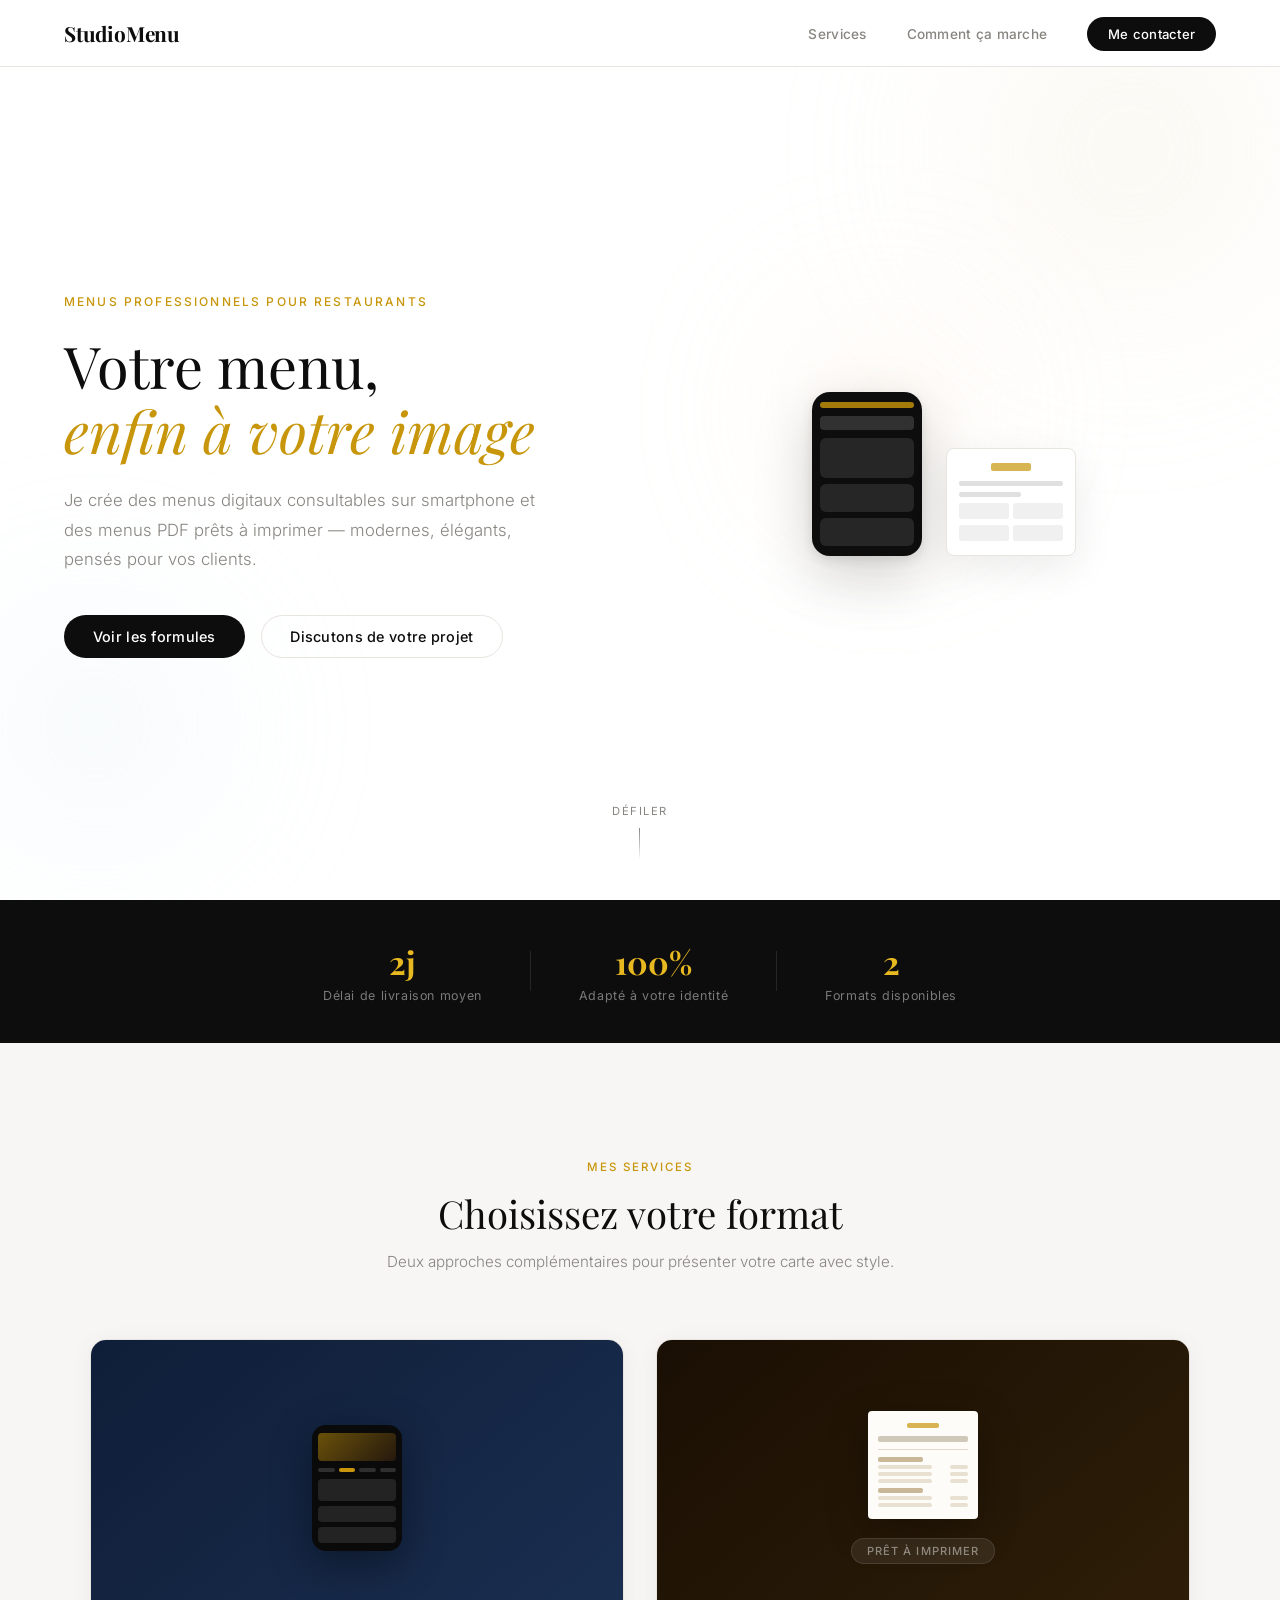
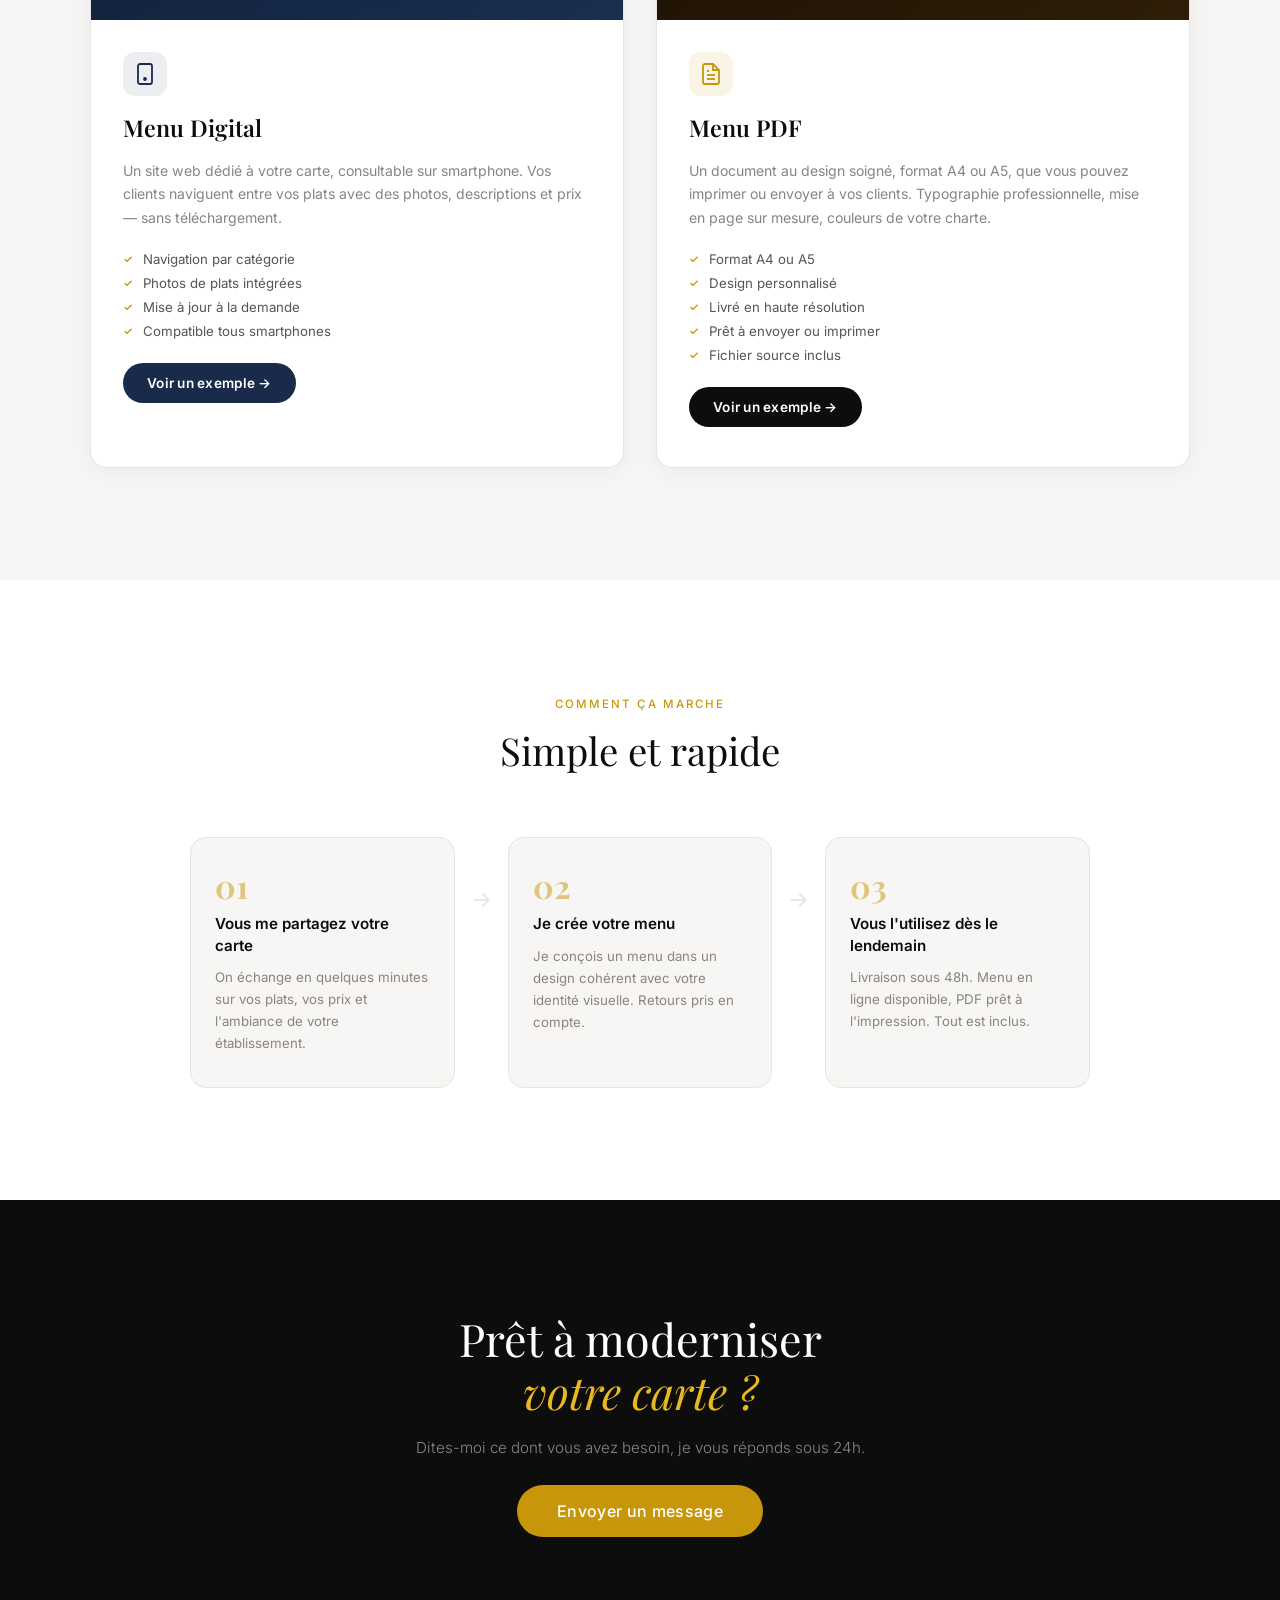
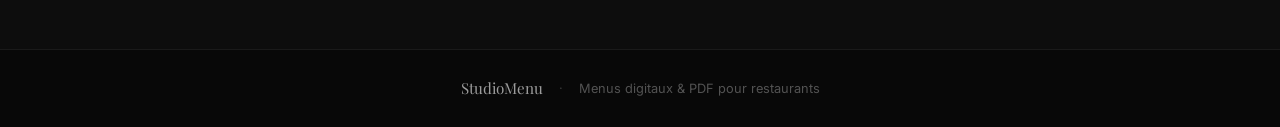
<file: index.html>
<!DOCTYPE html>
<html lang="fr">
<head>
  <meta charset="UTF-8" />
  <meta name="viewport" content="width=device-width, initial-scale=1.0" />
  <title>StudioMenu — Menus digitaux & PDF pour restaurants</title>
  <link rel="preconnect" href="https://fonts.googleapis.com" />
  <link rel="preconnect" href="https://fonts.gstatic.com" crossorigin />
  <link href="https://fonts.googleapis.com/css2?family=Playfair+Display:ital,wght@0,400;0,700;1,400&family=Inter:wght@300;400;500;600&display=swap" rel="stylesheet" />
  <link rel="stylesheet" href="home.css" />
</head>
<body>

  <!-- NAV -->
  <nav class="nav">
    <a href="index.html" class="nav-logo">StudioMenu</a>
    <ul class="nav-links">
      <li><a href="#services">Services</a></li>
      <li><a href="#comment">Comment ça marche</a></li>
      <li><a href="#contact" class="nav-cta">Me contacter</a></li>
    </ul>
  </nav>

  <!-- HERO -->
  <section class="hero">
    <div class="hero-bg">
      <div class="hero-shape s1"></div>
      <div class="hero-shape s2"></div>
      <div class="hero-shape s3"></div>
    </div>
    <div class="hero-inner">
      <div class="hero-text">
        <span class="hero-eyebrow">Menus professionnels pour restaurants</span>
        <h1 class="hero-title">
          Votre menu,<br />
          <em>enfin à votre image</em>
        </h1>
        <p class="hero-desc">
          Je crée des menus digitaux consultables sur smartphone et des menus PDF prêts à imprimer — modernes, élégants, pensés pour vos clients.
        </p>
        <div class="hero-actions">
          <a href="#services" class="btn btn-primary">Voir les formules</a>
          <a href="#contact" class="btn btn-ghost">Discutons de votre projet</a>
        </div>
      </div>
      <div class="hero-mockup">
        <div class="mockup-phone">
          <div class="mockup-screen">
            <div class="ms-bar"></div>
            <div class="ms-title"></div>
            <div class="ms-card"></div>
            <div class="ms-card ms-card--sm"></div>
            <div class="ms-card ms-card--sm"></div>
          </div>
        </div>
        <div class="mockup-paper">
          <div class="mp-logo"></div>
          <div class="mp-line"></div>
          <div class="mp-line mp-line--sm"></div>
          <div class="mp-row">
            <div class="mp-item"></div>
            <div class="mp-item"></div>
          </div>
          <div class="mp-row">
            <div class="mp-item"></div>
            <div class="mp-item"></div>
          </div>
        </div>
      </div>
    </div>
    <div class="hero-scroll">
      <span>Défiler</span>
      <div class="scroll-line"></div>
    </div>
  </section>

  <!-- CHIFFRES -->
  <section class="stats">
    <div class="stats-inner">
      <div class="stat">
        <span class="stat-num">2j</span>
        <span class="stat-label">Délai de livraison moyen</span>
      </div>
      <div class="stat-sep"></div>
      <div class="stat">
        <span class="stat-num">100%</span>
        <span class="stat-label">Adapté à votre identité</span>
      </div>
      <div class="stat-sep"></div>
      <div class="stat">
        <span class="stat-num">2</span>
        <span class="stat-label">Formats disponibles</span>
      </div>
    </div>
  </section>

  <!-- SERVICES -->
  <section class="services" id="services">
    <div class="section-intro">
      <span class="section-tag">Mes services</span>
      <h2 class="section-title">Choisissez votre format</h2>
      <p class="section-sub">Deux approches complémentaires pour présenter votre carte avec style.</p>
    </div>

    <div class="service-cards">

      <!-- DIGITAL -->
      <div class="service-card sc-digital">
        <div class="sc-visual">
          <div class="scv-phone">
            <div class="scv-screen">
              <div class="scv-hero-bar"></div>
              <div class="scv-nav-dots">
                <span></span><span class="active"></span><span></span><span></span>
              </div>
              <div class="scv-dish"></div>
              <div class="scv-dish scv-dish--sm"></div>
              <div class="scv-dish scv-dish--sm"></div>
            </div>
          </div>
        </div>
        <div class="sc-body">
          <div class="sc-icon">
            <svg width="24" height="24" viewBox="0 0 24 24" fill="none" stroke="currentColor" stroke-width="1.8"><rect x="5" y="2" width="14" height="20" rx="2"/><circle cx="12" cy="17" r="1"/></svg>
          </div>
          <h3 class="sc-title">Menu Digital</h3>
          <p class="sc-desc">Un site web dédié à votre carte, consultable sur smartphone. Vos clients naviguent entre vos plats avec des photos, descriptions et prix — sans téléchargement.</p>
          <ul class="sc-features">
            <li>Navigation par catégorie</li>
            <li>Photos de plats intégrées</li>
            <li>Mise à jour à la demande</li>
            <li>Compatible tous smartphones</li>
          </ul>
          <a href="menu-digital.html" class="sc-cta sc-cta--digital">Voir un exemple →</a>
        </div>
      </div>

      <!-- PDF -->
      <div class="service-card sc-pdf">
        <div class="sc-visual">
          <div class="scv-paper">
            <div class="scv-paper-logo"></div>
            <div class="scv-paper-title"></div>
            <div class="scv-paper-line"></div>
            <div class="scv-paper-section">
              <div class="scv-paper-h"></div>
              <div class="scv-paper-row"><span></span><span></span></div>
              <div class="scv-paper-row"><span></span><span></span></div>
              <div class="scv-paper-row"><span></span><span></span></div>
            </div>
            <div class="scv-paper-section">
              <div class="scv-paper-h"></div>
              <div class="scv-paper-row"><span></span><span></span></div>
              <div class="scv-paper-row"><span></span><span></span></div>
            </div>
          </div>
          <div class="sc-tag">Prêt à imprimer</div>
        </div>
        <div class="sc-body">
          <div class="sc-icon">
            <svg width="24" height="24" viewBox="0 0 24 24" fill="none" stroke="currentColor" stroke-width="1.8"><path d="M14 2H6a2 2 0 0 0-2 2v16a2 2 0 0 0 2 2h12a2 2 0 0 0 2-2V8z"/><polyline points="14 2 14 8 20 8"/><line x1="16" y1="13" x2="8" y2="13"/><line x1="16" y1="17" x2="8" y2="17"/><line x1="10" y1="9" x2="8" y2="9"/></svg>
          </div>
          <h3 class="sc-title">Menu PDF</h3>
          <p class="sc-desc">Un document au design soigné, format A4 ou A5, que vous pouvez imprimer ou envoyer à vos clients. Typographie professionnelle, mise en page sur mesure, couleurs de votre charte.</p>
          <ul class="sc-features">
            <li>Format A4 ou A5</li>
            <li>Design personnalisé</li>
            <li>Livré en haute résolution</li>
            <li>Prêt à envoyer ou imprimer</li>
            <li>Fichier source inclus</li>
          </ul>
          <a href="menu-pdf.html" class="sc-cta sc-cta--pdf">Voir un exemple →</a>
        </div>
      </div>

    </div>
  </section>

  <!-- PROCESS -->
  <section class="process" id="comment">
    <div class="section-intro">
      <span class="section-tag">Comment ça marche</span>
      <h2 class="section-title">Simple et rapide</h2>
    </div>
    <div class="steps">
      <div class="step">
        <div class="step-num">01</div>
        <h4 class="step-title">Vous me partagez votre carte</h4>
        <p class="step-desc">On échange en quelques minutes sur vos plats, vos prix et l'ambiance de votre établissement.</p>
      </div>
      <div class="step-arrow">→</div>
      <div class="step">
        <div class="step-num">02</div>
        <h4 class="step-title">Je crée votre menu</h4>
        <p class="step-desc">Je conçois un menu dans un design cohérent avec votre identité visuelle. Retours pris en compte.</p>
      </div>
      <div class="step-arrow">→</div>
      <div class="step">
        <div class="step-num">03</div>
        <h4 class="step-title">Vous l'utilisez dès le lendemain</h4>
        <p class="step-desc">Livraison sous 48h. Menu en ligne disponible, PDF prêt à l'impression. Tout est inclus.</p>
      </div>
    </div>
  </section>

  <!-- CTA FINAL -->
  <section class="cta-section" id="contact">
    <div class="cta-inner">
      <h2 class="cta-title">Prêt à moderniser<br /><em>votre carte ?</em></h2>
      <p class="cta-sub">Dites-moi ce dont vous avez besoin, je vous réponds sous 24h.</p>
      <a href="mailto:votre@email.com" class="btn btn-primary btn-large">Envoyer un message</a>
    </div>
  </section>

  <!-- FOOTER -->
  <footer class="footer">
    <div class="footer-inner">
      <span class="footer-brand">StudioMenu</span>
      <span class="footer-sep">·</span>
      <span class="footer-copy">Menus digitaux & PDF pour restaurants</span>
    </div>
  </footer>

</body>
</html>
</file>
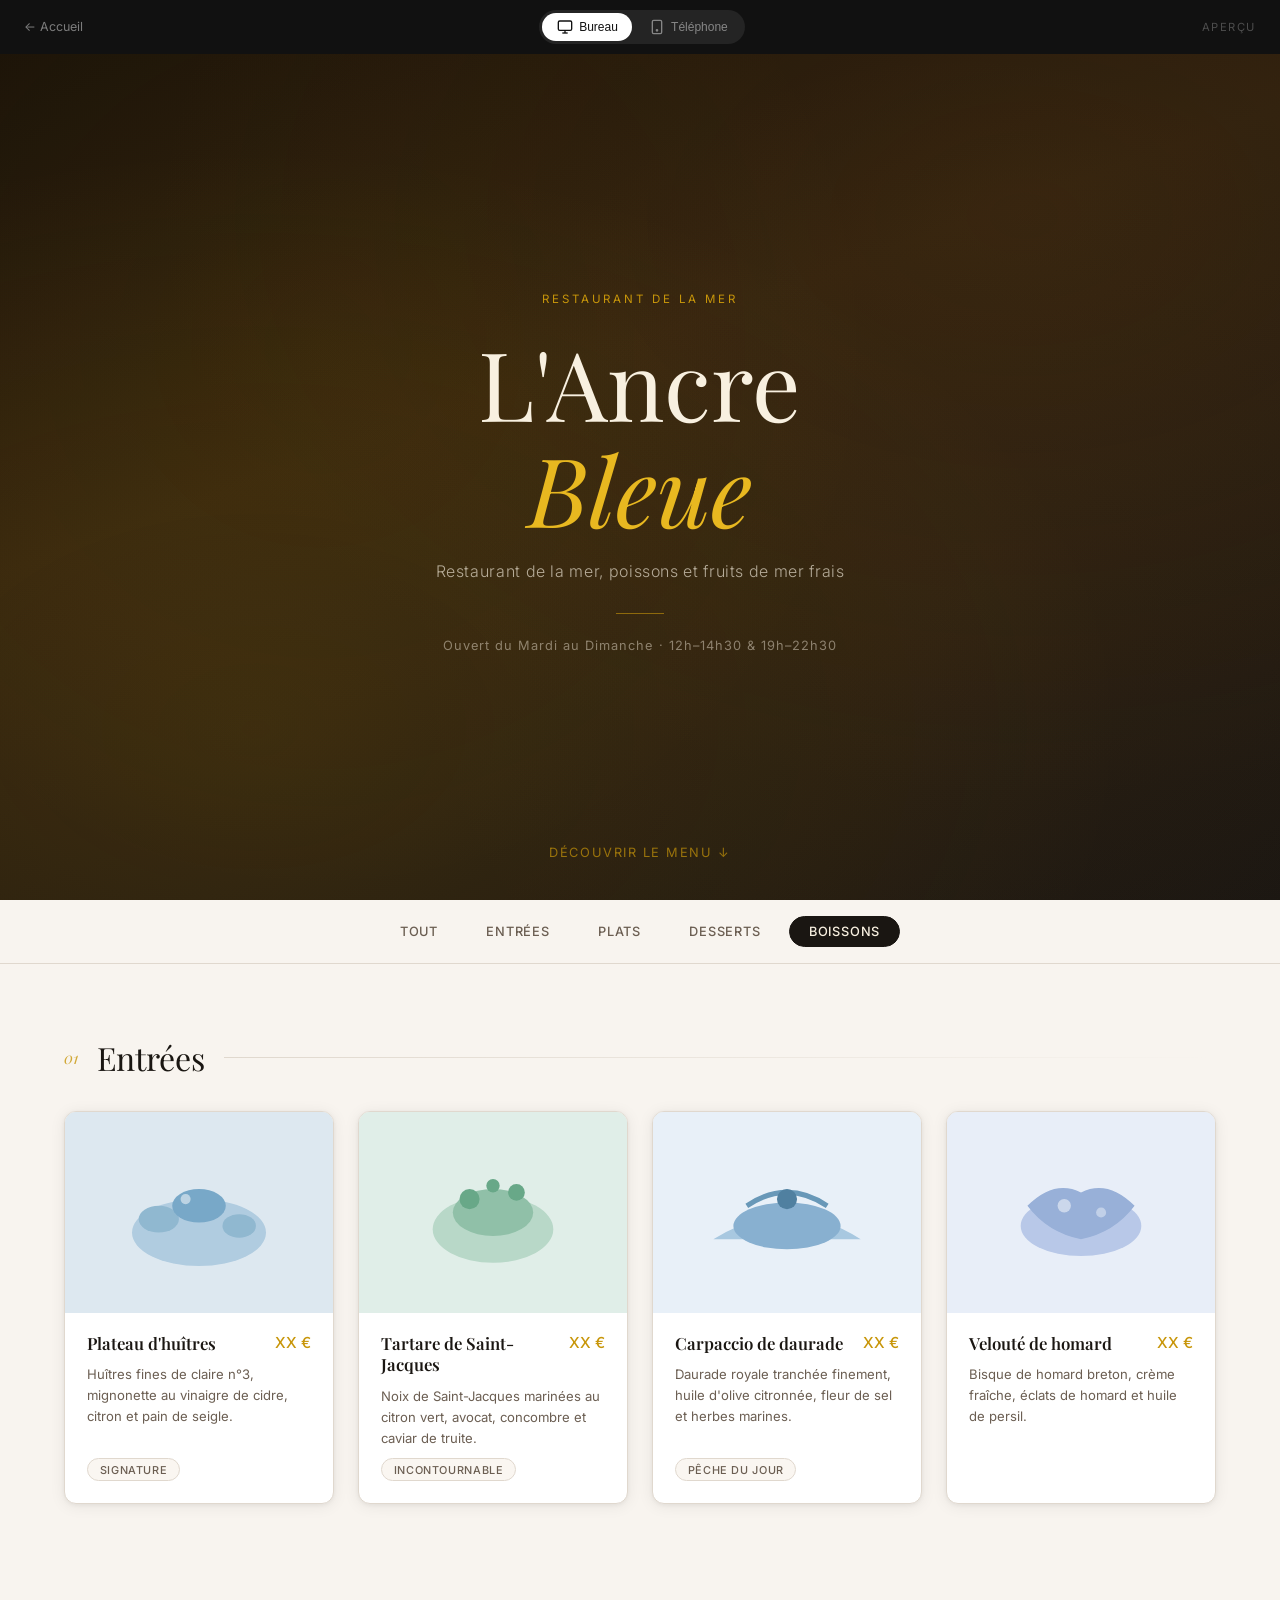
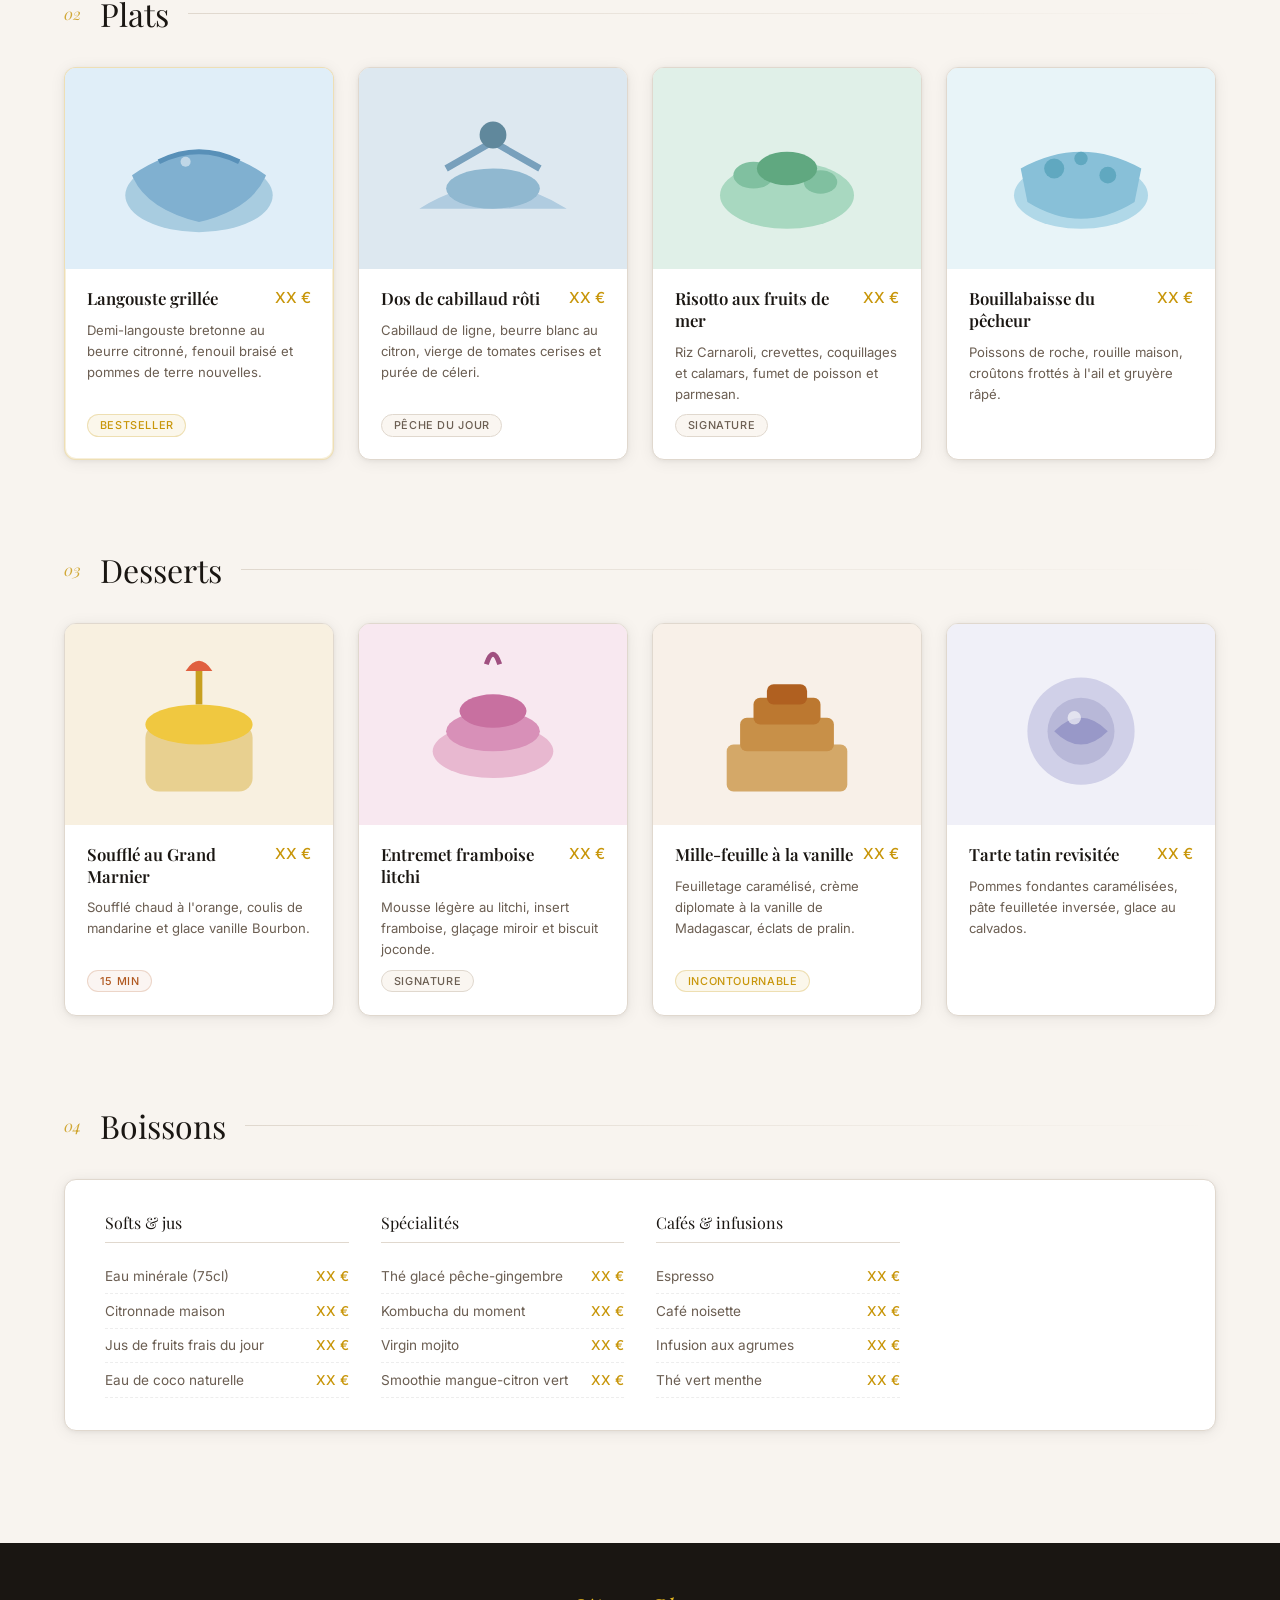
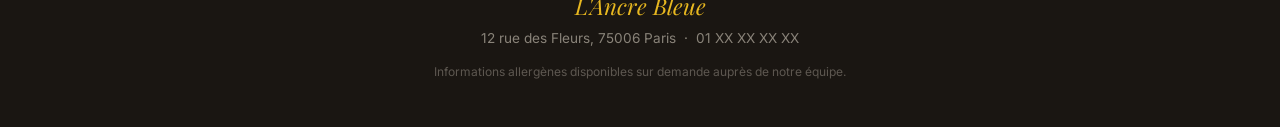
<file: menu-digital.html>
<!DOCTYPE html>
<html lang="fr">
<head>
  <meta charset="UTF-8" />
  <meta name="viewport" content="width=device-width, initial-scale=1.0" />
  <title>L'Ancre Bleue — Menu</title>
  <link rel="preconnect" href="https://fonts.googleapis.com" />
  <link rel="preconnect" href="https://fonts.gstatic.com" crossorigin />
  <link href="https://fonts.googleapis.com/css2?family=Playfair+Display:ital,wght@0,400;0,700;1,400&family=Inter:wght@300;400;500&display=swap" rel="stylesheet" />
  <link rel="stylesheet" href="style.css" />
</head>
<body>

  <!-- BARRE DE PRÉVISUALISATION -->
  <div class="preview-bar">
    <a href="index.html" class="preview-back">← Accueil</a>
    <div class="preview-toggle">
      <button class="toggle-btn active" id="btn-desktop" onclick="setView('desktop')">
        <svg width="16" height="16" viewBox="0 0 24 24" fill="none" stroke="currentColor" stroke-width="2"><rect x="2" y="3" width="20" height="14" rx="2"/><line x1="8" y1="21" x2="16" y2="21"/><line x1="12" y1="17" x2="12" y2="21"/></svg>
        Bureau
      </button>
      <button class="toggle-btn" id="btn-phone" onclick="setView('phone')">
        <svg width="16" height="16" viewBox="0 0 24 24" fill="none" stroke="currentColor" stroke-width="2"><rect x="5" y="2" width="14" height="20" rx="2"/><circle cx="12" cy="17" r="1"/></svg>
        Téléphone
      </button>
    </div>
    <span class="preview-label">Aperçu</span>
  </div>

  <!-- CONTENEUR MODE TÉLÉPHONE -->
  <div class="phone-frame-wrapper" id="phone-wrapper">
    <div class="phone-frame">
<div class="phone-screen" id="phone-screen">
        <iframe src="menu-digital.html?embed=1" id="phone-iframe" title="Aperçu téléphone"></iframe>
      </div>
      <div class="phone-home-bar"></div>
    </div>
  </div>

  <!-- HERO -->
  <header class="hero">
    <div class="hero-overlay"></div>
    <div class="hero-content">
      <p class="hero-label">Restaurant de la mer</p>
      <h1 class="hero-title">L'Ancre<br /><em>Bleue</em></h1>
      <p class="hero-sub">Restaurant de la mer, poissons et fruits de mer frais</p>
      <div class="hero-divider"></div>
      <p class="hero-hours">Ouvert du Mardi au Dimanche · 12h–14h30 &amp; 19h–22h30</p>
    </div>
    <a href="#menu" class="hero-cta">Découvrir le menu ↓</a>
  </header>

  <!-- NAV CATEGORIES -->
  <nav class="cat-nav" id="menu">
    <button class="cat-btn active" data-cat="all">Tout</button>
    <button class="cat-btn" data-cat="entrees">Entrées</button>
    <button class="cat-btn" data-cat="plats">Plats</button>
    <button class="cat-btn" data-cat="desserts">Desserts</button>
    <button class="cat-btn" data-cat="boissons">Boissons</button>
  </nav>

  <!-- MENU SECTIONS -->
  <main class="menu-wrapper">

    <!-- ENTRÉES -->
    <section class="menu-section" data-cat="entrees">
      <div class="section-header">
        <span class="section-tag">01</span>
        <h2 class="section-title">Entrées</h2>
        <div class="section-line"></div>
      </div>
      <div class="cards-grid">

        <article class="card">
          <div class="card-img placeholder">
            <svg viewBox="0 0 80 60" fill="none"><rect width="80" height="60" fill="#dde8f0"/><ellipse cx="40" cy="36" rx="20" ry="10" fill="#b0cce0"/><ellipse cx="28" cy="32" rx="6" ry="4" fill="#90b8d0"/><ellipse cx="52" cy="34" rx="5" ry="3.5" fill="#90b8d0"/><ellipse cx="40" cy="28" rx="8" ry="5" fill="#78a8c8"/><circle cx="36" cy="26" r="1.5" fill="#fff" opacity=".5"/></svg>
          </div>
          <div class="card-body">
            <div class="card-top">
              <h3 class="card-name">Plateau d'huîtres</h3>
              <span class="card-price">XX €</span>
            </div>
            <p class="card-desc">Huîtres fines de claire n°3, mignonette au vinaigre de cidre, citron et pain de seigle.</p>
            <span class="card-badge">Signature</span>
          </div>
        </article>

        <article class="card">
          <div class="card-img placeholder">
            <svg viewBox="0 0 80 60" fill="none"><rect width="80" height="60" fill="#e0eee8"/><ellipse cx="40" cy="35" rx="18" ry="10" fill="#b8d8c8"/><ellipse cx="40" cy="30" rx="12" ry="7" fill="#90c0a8"/><circle cx="33" cy="26" r="3" fill="#68a888"/><circle cx="47" cy="24" r="2.5" fill="#68a888"/><circle cx="40" cy="22" r="2" fill="#68a888"/></svg>
          </div>
          <div class="card-body">
            <div class="card-top">
              <h3 class="card-name">Tartare de Saint-Jacques</h3>
              <span class="card-price">XX €</span>
            </div>
            <p class="card-desc">Noix de Saint-Jacques marinées au citron vert, avocat, concombre et caviar de truite.</p>
            <span class="card-badge">Incontournable</span>
          </div>
        </article>

        <article class="card">
          <div class="card-img placeholder">
            <svg viewBox="0 0 80 60" fill="none"><rect width="80" height="60" fill="#e8f0f8"/><path d="M18 38 Q40 24 62 38" fill="#a8c8e0" stroke="none"/><ellipse cx="40" cy="34" rx="16" ry="7" fill="#88b0d0"/><path d="M28 28 Q40 20 52 28" stroke="#6898b8" stroke-width="1.5" fill="none"/><circle cx="40" cy="26" r="3" fill="#5080a0"/></svg>
          </div>
          <div class="card-body">
            <div class="card-top">
              <h3 class="card-name">Carpaccio de daurade</h3>
              <span class="card-price">XX €</span>
            </div>
            <p class="card-desc">Daurade royale tranchée finement, huile d'olive citronnée, fleur de sel et herbes marines.</p>
            <span class="card-badge">Pêche du jour</span>
          </div>
        </article>

        <article class="card">
          <div class="card-img placeholder">
            <svg viewBox="0 0 80 60" fill="none"><rect width="80" height="60" fill="#e8eef8"/><ellipse cx="40" cy="34" rx="18" ry="9" fill="#b8c8e8"/><path d="M24 28 Q32 20 40 24 Q48 20 56 28 Q50 36 40 38 Q30 36 24 28Z" fill="#98b0d8"/><circle cx="35" cy="28" r="2" fill="#fff" opacity=".5"/><circle cx="46" cy="30" r="1.5" fill="#fff" opacity=".4"/></svg>
          </div>
          <div class="card-body">
            <div class="card-top">
              <h3 class="card-name">Velouté de homard</h3>
              <span class="card-price">XX €</span>
            </div>
            <p class="card-desc">Bisque de homard breton, crème fraîche, éclats de homard et huile de persil.</p>
          </div>
        </article>

      </div>
    </section>

    <!-- PLATS -->
    <section class="menu-section" data-cat="plats">
      <div class="section-header">
        <span class="section-tag">02</span>
        <h2 class="section-title">Plats</h2>
        <div class="section-line"></div>
      </div>
      <div class="cards-grid">

        <article class="card card-featured">
          <div class="card-img placeholder">
            <svg viewBox="0 0 80 60" fill="none"><rect width="80" height="60" fill="#e0eef8"/><ellipse cx="40" cy="38" rx="22" ry="11" fill="#a8cce0"/><path d="M20 32 Q40 18 60 32 Q56 42 40 46 Q24 42 20 32Z" fill="#80b0d0"/><path d="M28 28 Q40 22 52 28" stroke="#5890b8" stroke-width="1.5" fill="none"/><circle cx="36" cy="28" r="1.5" fill="#fff" opacity=".5"/></svg>
          </div>
          <div class="card-body">
            <div class="card-top">
              <h3 class="card-name">Langouste grillée</h3>
              <span class="card-price">XX €</span>
            </div>
            <p class="card-desc">Demi-langouste bretonne au beurre citronné, fenouil braisé et pommes de terre nouvelles.</p>
            <span class="card-badge card-badge--gold">Bestseller</span>
          </div>
        </article>

        <article class="card">
          <div class="card-img placeholder">
            <svg viewBox="0 0 80 60" fill="none"><rect width="80" height="60" fill="#dde8f0"/><path d="M18 42 Q40 28 62 42" fill="#b0cce0" stroke="none"/><ellipse cx="40" cy="36" rx="14" ry="6" fill="#90b8d0"/><path d="M26 30 L40 22 L54 30" stroke="#78a0bc" stroke-width="2" fill="none"/><circle cx="40" cy="20" r="4" fill="#60889c"/></svg>
          </div>
          <div class="card-body">
            <div class="card-top">
              <h3 class="card-name">Dos de cabillaud rôti</h3>
              <span class="card-price">XX €</span>
            </div>
            <p class="card-desc">Cabillaud de ligne, beurre blanc au citron, vierge de tomates cerises et purée de céleri.</p>
            <span class="card-badge">Pêche du jour</span>
          </div>
        </article>

        <article class="card">
          <div class="card-img placeholder">
            <svg viewBox="0 0 80 60" fill="none"><rect width="80" height="60" fill="#e0f0e8"/><ellipse cx="40" cy="38" rx="20" ry="10" fill="#a8d8c0"/><ellipse cx="30" cy="32" rx="6" ry="4" fill="#80c0a0"/><ellipse cx="50" cy="34" rx="5" ry="3.5" fill="#80c0a0"/><ellipse cx="40" cy="30" rx="9" ry="5" fill="#60a880"/></svg>
          </div>
          <div class="card-body">
            <div class="card-top">
              <h3 class="card-name">Risotto aux fruits de mer</h3>
              <span class="card-price">XX €</span>
            </div>
            <p class="card-desc">Riz Carnaroli, crevettes, coquillages et calamars, fumet de poisson et parmesan.</p>
            <span class="card-badge">Signature</span>
          </div>
        </article>

        <article class="card">
          <div class="card-img placeholder">
            <svg viewBox="0 0 80 60" fill="none"><rect width="80" height="60" fill="#e8f4f8"/><ellipse cx="40" cy="38" rx="20" ry="10" fill="#b0d8e8"/><path d="M22 30 Q40 20 58 30 L56 40 Q40 50 24 40Z" fill="#88c0d8"/><circle cx="32" cy="30" r="3" fill="#60a8c0"/><circle cx="48" cy="32" r="2.5" fill="#60a8c0"/><circle cx="40" cy="27" r="2" fill="#60a8c0"/></svg>
          </div>
          <div class="card-body">
            <div class="card-top">
              <h3 class="card-name">Bouillabaisse du pêcheur</h3>
              <span class="card-price">XX €</span>
            </div>
            <p class="card-desc">Poissons de roche, rouille maison, croûtons frottés à l'ail et gruyère râpé.</p>
          </div>
        </article>

      </div>
    </section>

    <!-- DESSERTS -->
    <section class="menu-section" data-cat="desserts">
      <div class="section-header">
        <span class="section-tag">03</span>
        <h2 class="section-title">Desserts</h2>
        <div class="section-line"></div>
      </div>
      <div class="cards-grid">

        <article class="card">
          <div class="card-img placeholder">
            <svg viewBox="0 0 80 60" fill="none"><rect width="80" height="60" fill="#f8f0e0"/><rect x="24" y="30" width="32" height="20" rx="4" fill="#e8d090"/><ellipse cx="40" cy="30" rx="16" ry="6" fill="#f0c840"/><path d="M40 24 L40 14" stroke="#c8a020" stroke-width="2"/><path d="M36 14 Q40 8 44 14" fill="#e06040" stroke="none"/></svg>
          </div>
          <div class="card-body">
            <div class="card-top">
              <h3 class="card-name">Soufflé au Grand Marnier</h3>
              <span class="card-price">XX €</span>
            </div>
            <p class="card-desc">Soufflé chaud à l'orange, coulis de mandarine et glace vanille Bourbon.</p>
            <span class="card-badge card-badge--warm">15 min</span>
          </div>
        </article>

        <article class="card">
          <div class="card-img placeholder">
            <svg viewBox="0 0 80 60" fill="none"><rect width="80" height="60" fill="#f8e8f0"/><ellipse cx="40" cy="38" rx="18" ry="8" fill="#e8b8d0"/><ellipse cx="40" cy="32" rx="14" ry="6" fill="#d890b8"/><ellipse cx="40" cy="26" rx="10" ry="5" fill="#c870a0"/><path d="M38 12 Q40 6 42 12" stroke="#a05080" stroke-width="1.5" fill="none"/></svg>
          </div>
          <div class="card-body">
            <div class="card-top">
              <h3 class="card-name">Entremet framboise litchi</h3>
              <span class="card-price">XX €</span>
            </div>
            <p class="card-desc">Mousse légère au litchi, insert framboise, glaçage miroir et biscuit joconde.</p>
            <span class="card-badge">Signature</span>
          </div>
        </article>

        <article class="card">
          <div class="card-img placeholder">
            <svg viewBox="0 0 80 60" fill="none"><rect width="80" height="60" fill="#f8f0e8"/><rect x="22" y="36" width="36" height="14" rx="2" fill="#d4a868"/><rect x="26" y="28" width="28" height="10" rx="2" fill="#c89048"/><rect x="30" y="22" width="20" height="8" rx="2" fill="#bc7830"/><rect x="34" y="18" width="12" height="6" rx="2" fill="#b06020"/></svg>
          </div>
          <div class="card-body">
            <div class="card-top">
              <h3 class="card-name">Mille-feuille à la vanille</h3>
              <span class="card-price">XX €</span>
            </div>
            <p class="card-desc">Feuilletage caramélisé, crème diplomate à la vanille de Madagascar, éclats de pralin.</p>
            <span class="card-badge card-badge--gold">Incontournable</span>
          </div>
        </article>

        <article class="card">
          <div class="card-img placeholder">
            <svg viewBox="0 0 80 60" fill="none"><rect width="80" height="60" fill="#f0f0f8"/><circle cx="40" cy="32" r="16" fill="#d0d0e8"/><circle cx="40" cy="32" r="10" fill="#b8b8d8"/><path d="M32 32 Q40 24 48 32 Q40 40 32 32Z" fill="#9898c8"/><circle cx="38" cy="28" r="2" fill="#fff" opacity=".6"/></svg>
          </div>
          <div class="card-body">
            <div class="card-top">
              <h3 class="card-name">Tarte tatin revisitée</h3>
              <span class="card-price">XX €</span>
            </div>
            <p class="card-desc">Pommes fondantes caramélisées, pâte feuilletée inversée, glace au calvados.</p>
          </div>
        </article>

      </div>
    </section>

    <!-- BOISSONS -->
    <section class="menu-section" data-cat="boissons">
      <div class="section-header">
        <span class="section-tag">04</span>
        <h2 class="section-title">Boissons</h2>
        <div class="section-line"></div>
      </div>

      <div class="drinks-grid">
        <div class="drink-col">
          <h4 class="drink-col-title">Softs &amp; jus</h4>
          <div class="drink-item"><span>Eau minérale (75cl)</span><span class="drink-price">XX €</span></div>
          <div class="drink-item"><span>Citronnade maison</span><span class="drink-price">XX €</span></div>
          <div class="drink-item"><span>Jus de fruits frais du jour</span><span class="drink-price">XX €</span></div>
          <div class="drink-item"><span>Eau de coco naturelle</span><span class="drink-price">XX €</span></div>
        </div>
        <div class="drink-col">
          <h4 class="drink-col-title">Spécialités</h4>
          <div class="drink-item"><span>Thé glacé pêche-gingembre</span><span class="drink-price">XX €</span></div>
          <div class="drink-item"><span>Kombucha du moment</span><span class="drink-price">XX €</span></div>
          <div class="drink-item"><span>Virgin mojito</span><span class="drink-price">XX €</span></div>
          <div class="drink-item"><span>Smoothie mangue-citron vert</span><span class="drink-price">XX €</span></div>
        </div>
        <div class="drink-col">
          <h4 class="drink-col-title">Cafés &amp; infusions</h4>
          <div class="drink-item"><span>Espresso</span><span class="drink-price">XX €</span></div>
          <div class="drink-item"><span>Café noisette</span><span class="drink-price">XX €</span></div>
          <div class="drink-item"><span>Infusion aux agrumes</span><span class="drink-price">XX €</span></div>
          <div class="drink-item"><span>Thé vert menthe</span><span class="drink-price">XX €</span></div>
        </div>
      </div>
    </section>

  </main>

  <!-- FOOTER -->
  <footer class="footer">
    <div class="footer-inner">
      <p class="footer-name">L'Ancre Bleue</p>
      <p class="footer-info">12 rue des Fleurs, 75006 Paris &nbsp;·&nbsp; 01 XX XX XX XX</p>
      <p class="footer-allergens">Informations allergènes disponibles sur demande auprès de notre équipe.</p>
    </div>
  </footer>

  <script src="menu.js"></script>
  <script>
    const isEmbed = new URLSearchParams(location.search).has('embed');
    if (isEmbed) {
      document.querySelector('.preview-bar').style.display = 'none';
      document.querySelector('.phone-frame-wrapper').style.display = 'none';
      document.body.classList.add('embed-mode');
    }

    function setView(mode) {
      const wrapper = document.getElementById('phone-wrapper');
      const btnD = document.getElementById('btn-desktop');
      const btnP = document.getElementById('btn-phone');
      const body = document.body;

      if (mode === 'phone') {
        wrapper.classList.add('active');
        body.classList.add('phone-mode');
        btnP.classList.add('active');
        btnD.classList.remove('active');
      } else {
        wrapper.classList.remove('active');
        body.classList.remove('phone-mode');
        btnD.classList.add('active');
        btnP.classList.remove('active');
      }
    }
  </script>
</body>
</html>
</file>
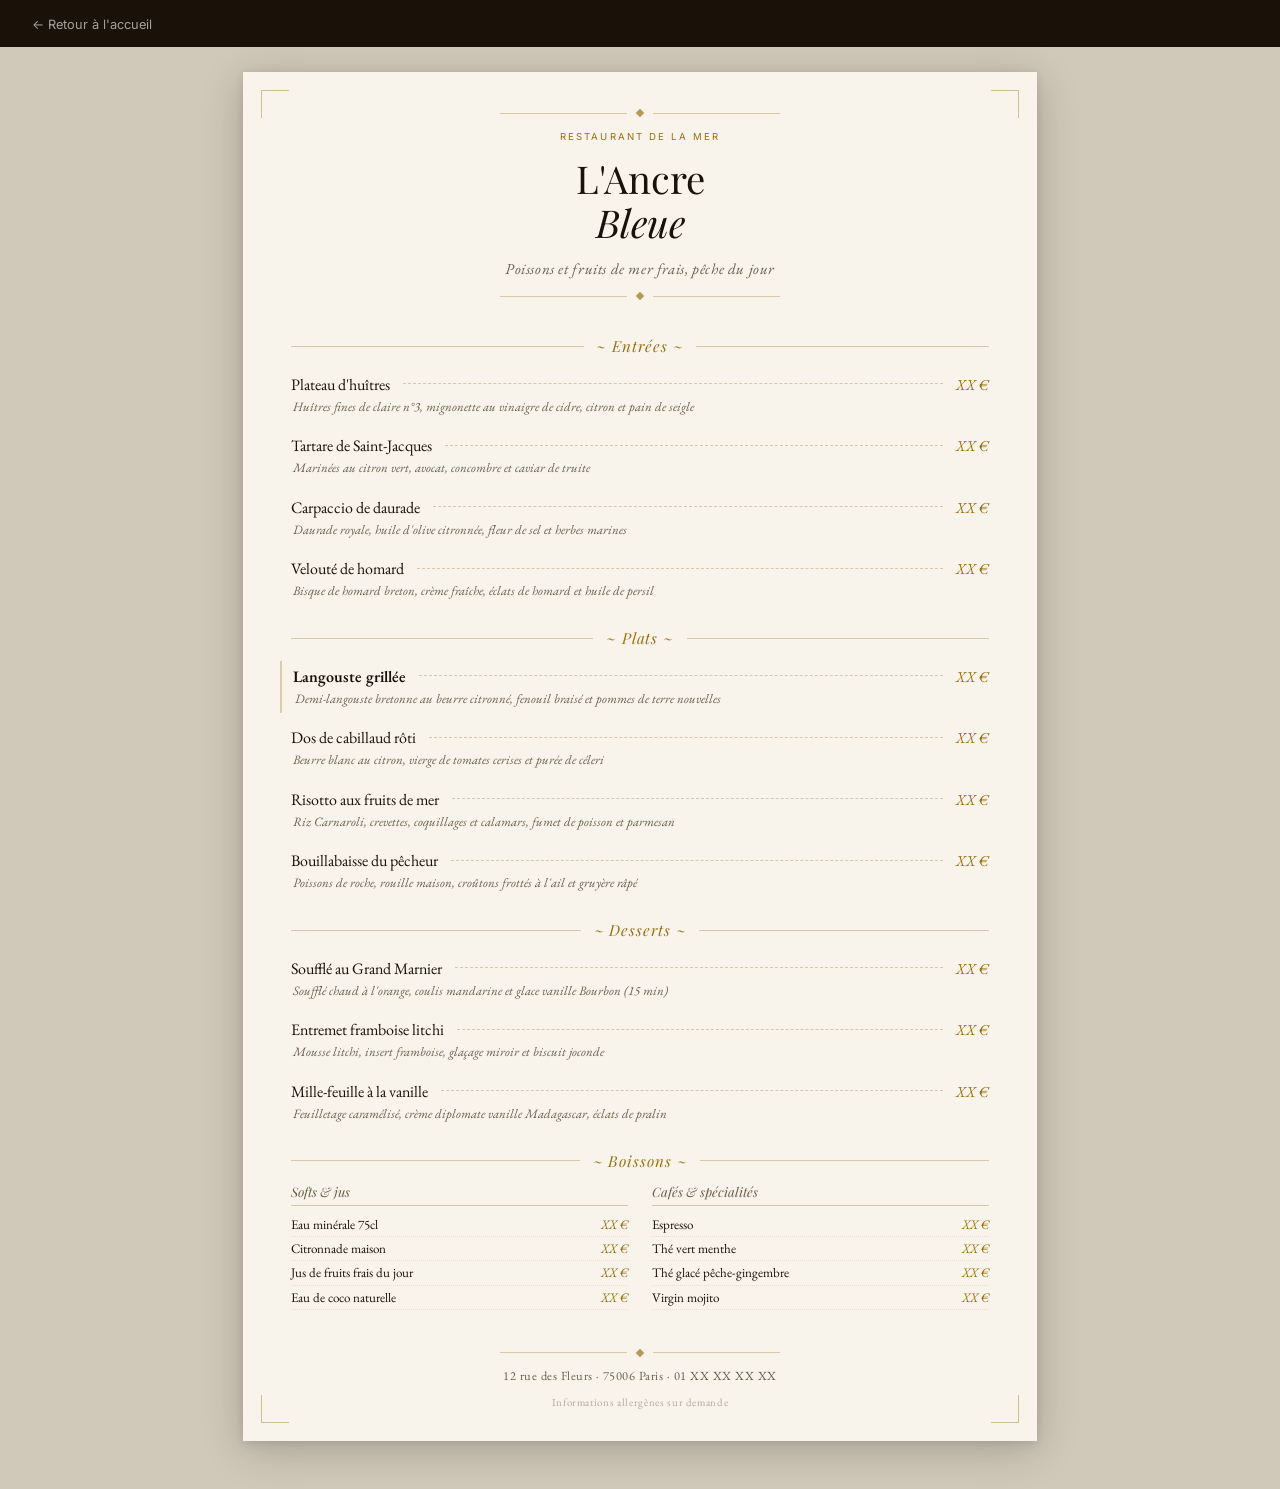
<file: menu-pdf.html>
<!DOCTYPE html>
<html lang="fr">
<head>
  <meta charset="UTF-8" />
  <meta name="viewport" content="width=device-width, initial-scale=1.0" />
  <title>Menu PDF — L'Ancre Bleue</title>
  <link rel="preconnect" href="https://fonts.googleapis.com" />
  <link rel="preconnect" href="https://fonts.gstatic.com" crossorigin />
  <link href="https://fonts.googleapis.com/css2?family=Playfair+Display:ital,wght@0,400;0,600;0,700;1,400;1,600&family=EB+Garamond:ital,wght@0,400;0,500;1,400&family=Inter:wght@300;400;500&display=swap" rel="stylesheet" />
  <link rel="stylesheet" href="menu-pdf.css" />
</head>
<body>

  <!-- BARRE RETOUR -->
  <div class="top-bar">
    <a href="index.html" class="back-link">← Retour à l'accueil</a>
  </div>

  <!-- PAGE A4 -->
  <div class="page-wrapper">
    <div class="page">

      <!-- EN-TÊTE -->
      <header class="page-header">
        <div class="header-ornament">
          <div class="orn-line"></div>
          <div class="orn-diamond"></div>
          <div class="orn-line"></div>
        </div>
        <p class="header-eyebrow">Restaurant de la mer</p>
        <h1 class="header-title">L'Ancre<br /><em>Bleue</em></h1>
        <p class="header-sub">Poissons et fruits de mer frais, pêche du jour</p>
        <div class="header-ornament">
          <div class="orn-line"></div>
          <div class="orn-diamond"></div>
          <div class="orn-line"></div>
        </div>
      </header>

      <!-- CORPS DU MENU -->
      <div class="page-body">

        <!-- ENTRÉES -->
        <section class="menu-sec">
          <div class="sec-title-wrap">
            <div class="sec-rule"></div>
            <h2 class="sec-title">~ Entrées ~</h2>
            <div class="sec-rule"></div>
          </div>

          <div class="dish">
            <div class="dish-row">
              <span class="dish-name">Plateau d'huîtres</span>
              <span class="dish-dots"></span>
              <span class="dish-price">XX €</span>
            </div>
            <p class="dish-desc">Huîtres fines de claire n°3, mignonette au vinaigre de cidre, citron et pain de seigle</p>
          </div>

          <div class="dish">
            <div class="dish-row">
              <span class="dish-name">Tartare de Saint-Jacques</span>
              <span class="dish-dots"></span>
              <span class="dish-price">XX €</span>
            </div>
            <p class="dish-desc">Marinées au citron vert, avocat, concombre et caviar de truite</p>
          </div>

          <div class="dish">
            <div class="dish-row">
              <span class="dish-name">Carpaccio de daurade</span>
              <span class="dish-dots"></span>
              <span class="dish-price">XX €</span>
            </div>
            <p class="dish-desc">Daurade royale, huile d'olive citronnée, fleur de sel et herbes marines</p>
          </div>

          <div class="dish">
            <div class="dish-row">
              <span class="dish-name">Velouté de homard</span>
              <span class="dish-dots"></span>
              <span class="dish-price">XX €</span>
            </div>
            <p class="dish-desc">Bisque de homard breton, crème fraîche, éclats de homard et huile de persil</p>
          </div>
        </section>

        <!-- PLATS -->
        <section class="menu-sec">
          <div class="sec-title-wrap">
            <div class="sec-rule"></div>
            <h2 class="sec-title">~ Plats ~</h2>
            <div class="sec-rule"></div>
          </div>

          <div class="dish dish--featured">
            <div class="dish-row">
              <span class="dish-name">Langouste grillée</span>
              <span class="dish-dots"></span>
              <span class="dish-price">XX €</span>
            </div>
            <p class="dish-desc">Demi-langouste bretonne au beurre citronné, fenouil braisé et pommes de terre nouvelles</p>
          </div>

          <div class="dish">
            <div class="dish-row">
              <span class="dish-name">Dos de cabillaud rôti</span>
              <span class="dish-dots"></span>
              <span class="dish-price">XX €</span>
            </div>
            <p class="dish-desc">Beurre blanc au citron, vierge de tomates cerises et purée de céleri</p>
          </div>

          <div class="dish">
            <div class="dish-row">
              <span class="dish-name">Risotto aux fruits de mer</span>
              <span class="dish-dots"></span>
              <span class="dish-price">XX €</span>
            </div>
            <p class="dish-desc">Riz Carnaroli, crevettes, coquillages et calamars, fumet de poisson et parmesan</p>
          </div>

          <div class="dish">
            <div class="dish-row">
              <span class="dish-name">Bouillabaisse du pêcheur</span>
              <span class="dish-dots"></span>
              <span class="dish-price">XX €</span>
            </div>
            <p class="dish-desc">Poissons de roche, rouille maison, croûtons frottés à l'ail et gruyère râpé</p>
          </div>
        </section>

        <!-- DESSERTS -->
        <section class="menu-sec">
          <div class="sec-title-wrap">
            <div class="sec-rule"></div>
            <h2 class="sec-title">~ Desserts ~</h2>
            <div class="sec-rule"></div>
          </div>

          <div class="dish">
            <div class="dish-row">
              <span class="dish-name">Soufflé au Grand Marnier</span>
              <span class="dish-dots"></span>
              <span class="dish-price">XX €</span>
            </div>
            <p class="dish-desc">Soufflé chaud à l'orange, coulis mandarine et glace vanille Bourbon <em>(15 min)</em></p>
          </div>

          <div class="dish">
            <div class="dish-row">
              <span class="dish-name">Entremet framboise litchi</span>
              <span class="dish-dots"></span>
              <span class="dish-price">XX €</span>
            </div>
            <p class="dish-desc">Mousse litchi, insert framboise, glaçage miroir et biscuit joconde</p>
          </div>

          <div class="dish">
            <div class="dish-row">
              <span class="dish-name">Mille-feuille à la vanille</span>
              <span class="dish-dots"></span>
              <span class="dish-price">XX €</span>
            </div>
            <p class="dish-desc">Feuilletage caramélisé, crème diplomate vanille Madagascar, éclats de pralin</p>
          </div>
        </section>

        <!-- BOISSONS compactes -->
        <section class="menu-sec menu-sec--drinks">
          <div class="sec-title-wrap">
            <div class="sec-rule"></div>
            <h2 class="sec-title">~ Boissons ~</h2>
            <div class="sec-rule"></div>
          </div>

          <div class="drinks-cols">
            <div class="drinks-col">
              <p class="drinks-col-h">Softs &amp; jus</p>
              <div class="d-row"><span>Eau minérale 75cl</span><span>XX €</span></div>
              <div class="d-row"><span>Citronnade maison</span><span>XX €</span></div>
              <div class="d-row"><span>Jus de fruits frais du jour</span><span>XX €</span></div>
              <div class="d-row"><span>Eau de coco naturelle</span><span>XX €</span></div>
            </div>
            <div class="drinks-col">
              <p class="drinks-col-h">Cafés &amp; spécialités</p>
              <div class="d-row"><span>Espresso</span><span>XX €</span></div>
              <div class="d-row"><span>Thé vert menthe</span><span>XX €</span></div>
              <div class="d-row"><span>Thé glacé pêche-gingembre</span><span>XX €</span></div>
              <div class="d-row"><span>Virgin mojito</span><span>XX €</span></div>
            </div>
          </div>
        </section>

      </div>

      <!-- PIED DE PAGE -->
      <footer class="page-footer">
        <div class="footer-ornament">
          <div class="orn-line"></div>
          <div class="orn-diamond"></div>
          <div class="orn-line"></div>
        </div>
        <p class="footer-addr">12 rue des Fleurs · 75006 Paris · 01 XX XX XX XX</p>
        <p class="footer-note">Informations allergènes sur demande</p>
      </footer>

    </div>
  </div>

</body>
</html>
</file>
<file: home.css>
/* ===== RESET & BASE ===== */
*, *::before, *::after { box-sizing: border-box; margin: 0; padding: 0; }

:root {
  --black:   #0d0d0d;
  --white:   #ffffff;
  --off-w:   #f7f6f4;
  --gold:    #c8960a;
  --gold-lt: #e8b820;
  --muted:   #888580;
  --border:  #e8e4df;
  --digital: #1a2a4a;
  --pdf:     #2a1a0a;
  --font-serif: 'Playfair Display', Georgia, serif;
  --font-sans:  'Inter', system-ui, sans-serif;
  --radius: 16px;
}

html { scroll-behavior: smooth; }
body { font-family: var(--font-sans); background: var(--white); color: var(--black); overflow-x: hidden; }
a { text-decoration: none; color: inherit; }

/* ===== NAV ===== */
.nav {
  position: fixed; top: 0; left: 0; right: 0; z-index: 200;
  display: flex; align-items: center; justify-content: space-between;
  padding: 1.2rem 4rem;
  background: rgba(255,255,255,.92);
  backdrop-filter: blur(12px);
  border-bottom: 1px solid var(--border);
}

.nav-logo {
  font-family: var(--font-serif);
  font-size: 1.3rem;
  font-weight: 700;
  color: var(--black);
  letter-spacing: -.01em;
}

.nav-links {
  list-style: none;
  display: flex;
  align-items: center;
  gap: 2.5rem;
}

.nav-links a {
  font-size: .85rem;
  font-weight: 500;
  color: var(--muted);
  letter-spacing: .02em;
  transition: color .2s;
}
.nav-links a:hover { color: var(--black); }

.nav-cta {
  background: var(--black) !important;
  color: var(--white) !important;
  padding: .55rem 1.3rem;
  border-radius: 100px;
  font-size: .82rem !important;
  transition: opacity .2s !important;
}
.nav-cta:hover { opacity: .8; }

/* ===== BUTTONS ===== */
.btn {
  display: inline-flex;
  align-items: center;
  gap: .5rem;
  font-size: .9rem;
  font-weight: 500;
  letter-spacing: .02em;
  border-radius: 100px;
  padding: .75rem 1.8rem;
  cursor: pointer;
  transition: all .22s;
  border: none;
}
.btn-primary {
  background: var(--black);
  color: var(--white);
}
.btn-primary:hover { background: #333; }
.btn-ghost {
  background: transparent;
  color: var(--black);
  border: 1.5px solid var(--border);
}
.btn-ghost:hover { border-color: var(--black); }
.btn-large { font-size: 1rem; padding: 1rem 2.5rem; }

/* ===== HERO ===== */
.hero {
  min-height: 100vh;
  position: relative;
  display: flex;
  flex-direction: column;
  align-items: center;
  justify-content: center;
  padding: 8rem 4rem 5rem;
  overflow: hidden;
}

.hero-bg { position: absolute; inset: 0; pointer-events: none; }
.hero-shape {
  position: absolute;
  border-radius: 50%;
  filter: blur(80px);
  opacity: .35;
}
.s1 { width: 500px; height: 500px; top: -100px; right: -100px; background: radial-gradient(circle, #f0e8d0, transparent 70%); }
.s2 { width: 350px; height: 350px; bottom: 0; left: -80px; background: radial-gradient(circle, #d8e8f0, transparent 70%); }
.s3 { width: 280px; height: 280px; top: 30%; right: 20%; background: radial-gradient(circle, #ffe8c8, transparent 70%); }

.hero-inner {
  position: relative;
  max-width: 1200px;
  width: 100%;
  display: grid;
  grid-template-columns: 1fr 1fr;
  gap: 4rem;
  align-items: center;
}

.hero-eyebrow {
  display: inline-block;
  font-size: .75rem;
  font-weight: 500;
  letter-spacing: .18em;
  text-transform: uppercase;
  color: var(--gold);
  margin-bottom: 1.5rem;
}

.hero-title {
  font-family: var(--font-serif);
  font-size: clamp(2.8rem, 4.5vw, 4.2rem);
  font-weight: 400;
  line-height: 1.12;
  color: var(--black);
  margin-bottom: 1.5rem;
}
.hero-title em { font-style: italic; color: var(--gold); }

.hero-desc {
  font-size: 1.05rem;
  font-weight: 300;
  line-height: 1.75;
  color: var(--muted);
  max-width: 480px;
  margin-bottom: 2.5rem;
}

.hero-actions { display: flex; gap: 1rem; flex-wrap: wrap; }

/* Mockup */
.hero-mockup {
  display: flex;
  align-items: flex-end;
  justify-content: center;
  gap: 1.5rem;
}

.mockup-phone {
  width: 110px;
  background: var(--black);
  border-radius: 18px;
  padding: 10px 8px;
  box-shadow: 0 20px 60px rgba(0,0,0,.18), 0 4px 12px rgba(0,0,0,.1);
}
.mockup-screen { display: flex; flex-direction: column; gap: 6px; }
.ms-bar { height: 6px; background: var(--gold); border-radius: 3px; opacity: .8; }
.ms-title { height: 14px; background: rgba(255,255,255,.15); border-radius: 4px; margin: 2px 0; }
.ms-card { height: 40px; background: rgba(255,255,255,.1); border-radius: 6px; }
.ms-card--sm { height: 28px; }

.mockup-paper {
  width: 130px;
  background: var(--white);
  border: 1px solid var(--border);
  border-radius: 8px;
  padding: 14px 12px;
  display: flex;
  flex-direction: column;
  gap: 6px;
  box-shadow: 0 12px 40px rgba(0,0,0,.08);
}
.mp-logo { width: 40px; height: 8px; background: var(--gold); border-radius: 2px; margin: 0 auto 4px; opacity: .7; }
.mp-line { height: 5px; background: #e0e0e0; border-radius: 2px; }
.mp-line--sm { width: 60%; }
.mp-row { display: flex; gap: 4px; }
.mp-item { flex: 1; height: 16px; background: #f0f0f0; border-radius: 3px; }

.hero-scroll {
  position: absolute;
  bottom: 2.5rem;
  left: 50%;
  transform: translateX(-50%);
  display: flex;
  flex-direction: column;
  align-items: center;
  gap: .6rem;
  font-size: .7rem;
  letter-spacing: .14em;
  text-transform: uppercase;
  color: var(--muted);
}
.scroll-line { width: 1px; height: 32px; background: linear-gradient(to bottom, var(--muted), transparent); }

/* ===== STATS ===== */
.stats {
  background: var(--black);
  padding: 2.5rem 4rem;
}
.stats-inner {
  max-width: 800px;
  margin: 0 auto;
  display: flex;
  align-items: center;
  justify-content: center;
  gap: 3rem;
}
.stat { text-align: center; }
.stat-num {
  display: block;
  font-family: var(--font-serif);
  font-size: 2rem;
  font-weight: 700;
  color: var(--gold-lt);
}
.stat-label {
  font-size: .78rem;
  font-weight: 400;
  letter-spacing: .05em;
  color: rgba(255,255,255,.45);
  margin-top: .3rem;
  display: block;
}
.stat-sep { width: 1px; height: 40px; background: rgba(255,255,255,.1); }

/* ===== SECTION INTRO ===== */
.section-tag {
  display: inline-block;
  font-size: .72rem;
  font-weight: 500;
  letter-spacing: .18em;
  text-transform: uppercase;
  color: var(--gold);
  margin-bottom: 1rem;
}
.section-title {
  font-family: var(--font-serif);
  font-size: clamp(1.8rem, 3vw, 2.6rem);
  font-weight: 400;
  line-height: 1.2;
  margin-bottom: .8rem;
}
.section-sub {
  font-size: .95rem;
  font-weight: 300;
  color: var(--muted);
  line-height: 1.7;
}

/* ===== SERVICES ===== */
.services {
  padding: 7rem 4rem;
  background: var(--off-w);
}
.section-intro {
  text-align: center;
  max-width: 560px;
  margin: 0 auto 4rem;
}

.service-cards {
  max-width: 1100px;
  margin: 0 auto;
  display: grid;
  grid-template-columns: 1fr 1fr;
  gap: 2rem;
}

.service-card {
  background: var(--white);
  border-radius: var(--radius);
  overflow: hidden;
  border: 1px solid var(--border);
  display: flex;
  flex-direction: column;
  box-shadow: 0 4px 24px rgba(0,0,0,.05);
  transition: transform .28s, box-shadow .28s;
}
.service-card:hover {
  transform: translateY(-6px);
  box-shadow: 0 16px 48px rgba(0,0,0,.1);
}

/* SC visual zone */
.sc-visual {
  padding: 3rem 2.5rem 2rem;
  height: 280px;
  display: flex;
  flex-direction: column;
  align-items: center;
  justify-content: center;
  gap: 1.2rem;
  position: relative;
}

.sc-digital .sc-visual { background: linear-gradient(140deg, #0f1e38 0%, #1a2e50 100%); }
.sc-pdf    .sc-visual { background: linear-gradient(140deg, #1a0f04 0%, #2e1e08 100%); }

.sc-tag {
  font-size: .7rem;
  font-weight: 500;
  letter-spacing: .1em;
  text-transform: uppercase;
  color: rgba(255,255,255,.45);
  background: rgba(255,255,255,.08);
  border: 1px solid rgba(255,255,255,.1);
  border-radius: 100px;
  padding: .3rem .9rem;
}

/* Phone mockup inside card */
.scv-phone {
  width: 90px;
  background: #0a0a0a;
  border-radius: 14px;
  padding: 8px 6px;
  box-shadow: 0 12px 40px rgba(0,0,0,.4);
}
.scv-screen { display: flex; flex-direction: column; gap: 5px; }
.scv-hero-bar { height: 28px; background: linear-gradient(135deg, rgba(200,150,10,.5), rgba(100,60,20,.3)); border-radius: 4px; }
.scv-nav-dots {
  display: flex; gap: 4px; padding: 2px 0;
}
.scv-nav-dots span {
  flex: 1; height: 4px; border-radius: 2px;
  background: rgba(255,255,255,.15);
}
.scv-nav-dots span.active { background: var(--gold); }
.scv-dish { height: 22px; background: rgba(255,255,255,.1); border-radius: 4px; }
.scv-dish--sm { height: 16px; }

/* Paper mockup inside card */
.scv-paper {
  width: 110px;
  background: #fdfcf8;
  border-radius: 4px;
  padding: 12px 10px;
  display: flex;
  flex-direction: column;
  gap: 5px;
  box-shadow: 0 12px 40px rgba(0,0,0,.3);
}
.scv-paper-logo { width: 32px; height: 5px; background: var(--gold); border-radius: 2px; margin: 0 auto 3px; opacity: .7; }
.scv-paper-title { height: 6px; background: #d0c8b8; border-radius: 2px; }
.scv-paper-line { height: 1px; background: #e0d8c8; margin: 2px 0; }
.scv-paper-section { display: flex; flex-direction: column; gap: 3px; }
.scv-paper-h { height: 5px; width: 50%; background: #c8b898; border-radius: 2px; }
.scv-paper-row {
  display: flex;
  justify-content: space-between;
}
.scv-paper-row span {
  display: block;
  height: 4px;
  border-radius: 2px;
  background: #e8e0d0;
}
.scv-paper-row span:first-child { width: 60%; }
.scv-paper-row span:last-child { width: 20%; }

/* SC body */
.sc-body { padding: 2rem 2rem 2.5rem; display: flex; flex-direction: column; gap: 1rem; flex: 1; }

.sc-icon {
  width: 44px; height: 44px;
  border-radius: 12px;
  display: flex; align-items: center; justify-content: center;
}
.sc-digital .sc-icon { background: rgba(26,42,74,.08); color: var(--digital); }
.sc-pdf    .sc-icon { background: rgba(200,150,10,.1); color: var(--gold); }

.sc-title {
  font-family: var(--font-serif);
  font-size: 1.45rem;
  font-weight: 600;
}

.sc-desc {
  font-size: .88rem;
  line-height: 1.7;
  color: var(--muted);
}

.sc-features {
  list-style: none;
  display: flex;
  flex-direction: column;
  gap: .5rem;
  margin-top: .3rem;
}
.sc-features li {
  font-size: .83rem;
  color: #555;
  display: flex;
  align-items: center;
  gap: .6rem;
}
.sc-features li::before {
  content: '✓';
  font-size: .7rem;
  font-weight: 600;
  color: var(--gold);
  flex-shrink: 0;
}

.sc-cta {
  display: inline-flex;
  align-items: center;
  font-size: .85rem;
  font-weight: 600;
  letter-spacing: .02em;
  padding: .75rem 1.5rem;
  border-radius: 100px;
  margin-top: .5rem;
  align-self: flex-start;
  transition: all .22s;
}
.sc-cta--digital {
  background: var(--digital);
  color: var(--white);
}
.sc-cta--digital:hover { background: #2a3a5a; }
.sc-cta--pdf {
  background: var(--black);
  color: var(--white);
}
.sc-cta--pdf:hover { background: #333; }

/* ===== PROCESS ===== */
.process {
  padding: 7rem 4rem;
  background: var(--white);
}
.process .section-intro { text-align: center; max-width: 500px; margin: 0 auto 4rem; }

.steps {
  max-width: 900px;
  margin: 0 auto;
  display: flex;
  align-items: stretch;
  gap: 1rem;
}

.step {
  flex: 1;
  display: flex;
  flex-direction: column;
  gap: .7rem;
  padding: 2rem 1.5rem;
  border-radius: var(--radius);
  background: var(--off-w);
  border: 1px solid var(--border);
}

.step-num {
  font-family: var(--font-serif);
  font-size: 2rem;
  font-weight: 700;
  color: var(--gold);
  opacity: .5;
  line-height: 1;
}
.step-title {
  font-size: .95rem;
  font-weight: 600;
  line-height: 1.4;
}
.step-desc {
  font-size: .83rem;
  line-height: 1.65;
  color: var(--muted);
}

.step-arrow {
  flex-shrink: 0;
  font-size: 1.4rem;
  color: var(--border);
  margin-top: 3rem;
}

/* ===== CTA SECTION ===== */
.cta-section {
  background: var(--black);
  padding: 7rem 4rem;
  text-align: center;
}
.cta-inner { max-width: 600px; margin: 0 auto; display: flex; flex-direction: column; align-items: center; gap: 1.2rem; }
.cta-title {
  font-family: var(--font-serif);
  font-size: clamp(2rem, 3.5vw, 3rem);
  font-weight: 400;
  color: var(--white);
  line-height: 1.2;
}
.cta-title em { font-style: italic; color: var(--gold-lt); }
.cta-sub { font-size: .95rem; font-weight: 300; color: rgba(255,255,255,.5); }
.cta-section .btn-primary { background: var(--gold); margin-top: .5rem; }
.cta-section .btn-primary:hover { background: var(--gold-lt); }
.cta-note { font-size: .78rem; color: rgba(255,255,255,.28); }

/* ===== FOOTER ===== */
.footer {
  background: #080808;
  padding: 1.8rem 4rem;
  border-top: 1px solid #1a1a1a;
}
.footer-inner {
  max-width: 1200px;
  margin: 0 auto;
  display: flex;
  align-items: center;
  justify-content: center;
  gap: 1rem;
  font-size: .8rem;
}
.footer-brand { font-family: var(--font-serif); font-size: .95rem; color: rgba(255,255,255,.6); }
.footer-sep { color: rgba(255,255,255,.2); }
.footer-copy { color: rgba(255,255,255,.3); }

/* ===== RESPONSIVE ===== */
@media (max-width: 900px) {
  .nav { padding: 1rem 1.5rem; }
  .nav-links { gap: 1.5rem; }
  .hero { padding: 6rem 1.5rem 4rem; }
  .hero-inner { grid-template-columns: 1fr; text-align: center; gap: 3rem; }
  .hero-desc { margin: 0 auto 2rem; }
  .hero-actions { justify-content: center; }
  .stats { padding: 2rem 1.5rem; }
  .stats-inner { gap: 2rem; }
  .services, .process { padding: 5rem 1.5rem; }
  .service-cards { grid-template-columns: 1fr; max-width: 500px; }
  .steps { flex-direction: column; }
  .step-arrow { display: none; }
  .cta-section { padding: 5rem 1.5rem; }
  .footer { padding: 1.5rem; }
}
</file>
<file: style.css>
/* ===== RESET & BASE ===== */
*, *::before, *::after { box-sizing: border-box; margin: 0; padding: 0; }

:root {
  --cream:   #f8f4ef;
  --dark:    #1a1612;
  --gold:    #c8960a;
  --gold-lt: #e8b820;
  --muted:   #6b5e52;
  --border:  #e0d8ce;
  --card-bg: #ffffff;
  --section-bg: #faf6f1;
  --radius:  12px;
  --shadow:  0 2px 16px rgba(0,0,0,.07), 0 1px 4px rgba(0,0,0,.05);
  --font-serif: 'Playfair Display', Georgia, serif;
  --font-sans:  'Inter', system-ui, sans-serif;
}

html { scroll-behavior: smooth; }

body {
  font-family: var(--font-sans);
  background: var(--cream);
  color: var(--dark);
  min-height: 100vh;
}

/* ===== HERO ===== */
.hero {
  position: relative;
  min-height: 100vh;
  display: flex;
  flex-direction: column;
  align-items: center;
  justify-content: center;
  background:
    radial-gradient(ellipse at 20% 80%, rgba(200,150,10,.12) 0%, transparent 60%),
    radial-gradient(ellipse at 80% 20%, rgba(100,60,20,.15) 0%, transparent 60%),
    linear-gradient(160deg, #1a1208 0%, #2e200e 40%, #1a1612 100%);
  overflow: hidden;
  text-align: center;
  padding: 2rem;
}

.hero::before {
  content: '';
  position: absolute;
  inset: 0;
  background-image:
    radial-gradient(circle at 25% 35%, rgba(200,150,10,.06) 0%, transparent 50%),
    radial-gradient(circle at 75% 65%, rgba(150,100,30,.08) 0%, transparent 50%);
}

.hero-content {
  position: relative;
  z-index: 1;
}

.hero-label {
  font-family: var(--font-sans);
  font-size: .72rem;
  font-weight: 400;
  letter-spacing: .25em;
  text-transform: uppercase;
  color: var(--gold);
  margin-bottom: 1.5rem;
}

.hero-title {
  font-family: var(--font-serif);
  font-size: clamp(3rem, 8vw, 6rem);
  font-weight: 400;
  line-height: 1.1;
  color: #f8f0e0;
  margin-bottom: 1.2rem;
}

.hero-title em {
  font-style: italic;
  color: var(--gold-lt);
}

.hero-sub {
  font-size: 1rem;
  font-weight: 300;
  color: rgba(248,240,224,.65);
  letter-spacing: .04em;
  margin-bottom: 2rem;
}

.hero-divider {
  width: 48px;
  height: 1px;
  background: var(--gold);
  margin: 0 auto 1.5rem;
  opacity: .6;
}

.hero-hours {
  font-size: .8rem;
  letter-spacing: .08em;
  color: rgba(248,240,224,.45);
}

.hero-cta {
  position: absolute;
  bottom: 2.5rem;
  left: 50%;
  transform: translateX(-50%);
  font-size: .8rem;
  letter-spacing: .12em;
  text-transform: uppercase;
  color: rgba(200,150,10,.7);
  text-decoration: none;
  transition: color .2s;
  z-index: 1;
}
.hero-cta:hover { color: var(--gold-lt); }

/* ===== CATEGORY NAV ===== */
.cat-nav {
  position: sticky;
  top: 0;
  z-index: 100;
  background: rgba(248,244,239,.95);
  backdrop-filter: blur(10px);
  border-bottom: 1px solid var(--border);
  display: flex;
  justify-content: center;
  gap: .5rem;
  padding: 1rem 1.5rem;
}

.cat-btn {
  font-family: var(--font-sans);
  font-size: .8rem;
  font-weight: 500;
  letter-spacing: .06em;
  text-transform: uppercase;
  color: var(--muted);
  background: transparent;
  border: 1px solid transparent;
  border-radius: 100px;
  padding: .45rem 1.2rem;
  cursor: pointer;
  transition: all .2s;
}
.cat-btn:hover { color: var(--dark); border-color: var(--border); }
.cat-btn.active {
  background: var(--dark);
  color: #f8f0e0;
  border-color: var(--dark);
}

/* ===== MENU WRAPPER ===== */
.menu-wrapper {
  max-width: 1200px;
  margin: 0 auto;
  padding: 4rem 1.5rem 2rem;
  display: flex;
  flex-direction: column;
  gap: 5rem;
}

/* ===== SECTION HEADER ===== */
.menu-section { transition: opacity .3s; }
.menu-section.hidden { display: none; }

.section-header {
  display: flex;
  align-items: center;
  gap: 1.2rem;
  margin-bottom: 1.5rem;
  position: sticky;
  top: calc(2.8rem + 4rem);
  background: var(--cream);
  z-index: 50;
  margin-left: -1.5rem;
  margin-right: -1.5rem;
  padding: .5rem 1.5rem;
}

body.embed-mode .section-header {
  top: 3.2rem;
}

.section-tag {
  font-family: var(--font-serif);
  font-style: italic;
  font-size: 1rem;
  color: var(--gold);
  opacity: .8;
  flex-shrink: 0;
}

.section-title {
  font-family: var(--font-serif);
  font-size: 2rem;
  font-weight: 400;
  color: var(--dark);
  flex-shrink: 0;
}

.section-line {
  flex: 1;
  height: 1px;
  background: linear-gradient(to right, var(--border), transparent);
}

/* ===== CARDS GRID ===== */
.cards-grid {
  display: grid;
  grid-template-columns: repeat(auto-fill, minmax(260px, 1fr));
  gap: 1.5rem;
}

/* ===== CARD ===== */
.card {
  background: var(--card-bg);
  border-radius: var(--radius);
  overflow: hidden;
  box-shadow: var(--shadow);
  border: 1px solid var(--border);
  transition: transform .25s, box-shadow .25s;
  position: relative;
  display: flex;
  flex-direction: column;
}
.card:hover {
  transform: translateY(-4px);
  box-shadow: 0 8px 32px rgba(0,0,0,.1), 0 2px 8px rgba(0,0,0,.06);
}

.card-featured {
  border-color: rgba(200,150,10,.3);
  box-shadow: var(--shadow), inset 0 0 0 1px rgba(200,150,10,.15);
}

.card-ribbon {
  position: absolute;
  top: 1rem;
  right: -0.5rem;
  background: var(--gold);
  color: #fff;
  font-size: .7rem;
  font-weight: 500;
  letter-spacing: .06em;
  text-transform: uppercase;
  padding: .3rem .9rem .3rem .7rem;
  border-radius: 2px 0 0 2px;
  box-shadow: 2px 2px 8px rgba(0,0,0,.15);
}
.card-ribbon::after {
  content: '';
  position: absolute;
  right: 0;
  bottom: -6px;
  border: 3px solid transparent;
  border-top-color: #9a7008;
  border-right-color: #9a7008;
}

/* Card image */
.card-img {
  width: 100%;
  aspect-ratio: 4/3;
  overflow: hidden;
  background: #f0ebe4;
}

.card-img.placeholder {
  display: flex;
  align-items: center;
  justify-content: center;
}

.card-img svg {
  width: 100%;
  height: 100%;
  object-fit: cover;
}

/* Card body */
.card-body {
  padding: 1.2rem 1.4rem 1.4rem;
  flex: 1;
  display: flex;
  flex-direction: column;
  gap: .6rem;
}

.card-top {
  display: flex;
  justify-content: space-between;
  align-items: flex-start;
  gap: .5rem;
}

.card-name {
  font-family: var(--font-serif);
  font-size: 1.05rem;
  font-weight: 600;
  line-height: 1.3;
  color: var(--dark);
}

.card-price {
  font-size: .95rem;
  font-weight: 500;
  color: var(--gold);
  white-space: nowrap;
  flex-shrink: 0;
}

.card-desc {
  font-size: .82rem;
  line-height: 1.6;
  color: var(--muted);
  flex: 1;
}

.card-badge {
  align-self: flex-start;
  font-size: .68rem;
  font-weight: 500;
  letter-spacing: .06em;
  text-transform: uppercase;
  color: var(--muted);
  background: var(--section-bg);
  border: 1px solid var(--border);
  border-radius: 100px;
  padding: .2rem .7rem;
}

.card-badge--gold {
  color: var(--gold);
  background: rgba(200,150,10,.08);
  border-color: rgba(200,150,10,.25);
}

.card-badge--warm {
  color: #b05820;
  background: rgba(176,88,32,.06);
  border-color: rgba(176,88,32,.2);
}

/* ===== DRINKS ===== */
.drinks-grid {
  display: grid;
  grid-template-columns: repeat(auto-fill, minmax(220px, 1fr));
  gap: 2rem;
  background: var(--card-bg);
  border: 1px solid var(--border);
  border-radius: var(--radius);
  padding: 2rem 2.5rem;
  box-shadow: var(--shadow);
}

.drink-col-title {
  font-family: var(--font-serif);
  font-size: 1rem;
  font-weight: 400;
  color: var(--dark);
  margin-bottom: 1rem;
  padding-bottom: .6rem;
  border-bottom: 1px solid var(--border);
}

.drink-item {
  display: flex;
  justify-content: space-between;
  align-items: baseline;
  gap: 1rem;
  padding: .55rem 0;
  border-bottom: 1px dashed rgba(0,0,0,.07);
  font-size: .85rem;
  color: var(--muted);
}

.drink-price {
  font-weight: 500;
  color: var(--gold);
  white-space: nowrap;
  flex-shrink: 0;
}

/* ===== FOOTER ===== */
.footer {
  margin-top: 5rem;
  background: var(--dark);
  padding: 3rem 1.5rem;
  text-align: center;
}

.footer-inner {
  max-width: 600px;
  margin: 0 auto;
  display: flex;
  flex-direction: column;
  gap: .6rem;
}

.footer-name {
  font-family: var(--font-serif);
  font-size: 1.4rem;
  font-style: italic;
  color: var(--gold-lt);
}

.footer-info {
  font-size: .85rem;
  color: rgba(248,240,224,.5);
}

.footer-allergens {
  font-size: .75rem;
  color: rgba(248,240,224,.3);
  margin-top: .5rem;
}

/* ===== RESPONSIVE ===== */
@media (max-width: 640px) {
  .hero-title { font-size: 3rem; }
  .cat-nav { gap: .35rem; padding: .75rem 1rem; overflow-x: auto; justify-content: flex-start; }
  .cat-btn { font-size: .72rem; padding: .4rem .9rem; white-space: nowrap; }
  .menu-wrapper { padding: 2.5rem 1rem; gap: 3.5rem; }
  .drinks-grid { padding: 1.5rem; gap: 1.5rem; }
}

/* ===== BARRE PRÉVISUALISATION ===== */
.preview-bar {
  position: fixed;
  top: 0; left: 0; right: 0;
  z-index: 9999;
  background: #111;
  display: flex;
  align-items: center;
  justify-content: space-between;
  padding: .65rem 1.5rem;
  gap: 1rem;
}

.preview-back {
  font-size: .78rem;
  color: rgba(255,255,255,.45);
  text-decoration: none;
  transition: color .2s;
  white-space: nowrap;
}
.preview-back:hover { color: #fff; }

.preview-label {
  font-size: .7rem;
  letter-spacing: .14em;
  text-transform: uppercase;
  color: rgba(255,255,255,.25);
  white-space: nowrap;
}

.preview-toggle {
  display: flex;
  background: rgba(255,255,255,.08);
  border-radius: 100px;
  padding: 3px;
  gap: 2px;
}

.toggle-btn {
  display: flex;
  align-items: center;
  gap: .4rem;
  font-size: .75rem;
  font-weight: 500;
  color: rgba(255,255,255,.45);
  background: transparent;
  border: none;
  border-radius: 100px;
  padding: .35rem .9rem;
  cursor: pointer;
  transition: all .2s;
  white-space: nowrap;
}
.toggle-btn.active {
  background: #fff;
  color: #111;
}

/* Compense la barre de prévisualisation */
.hero { margin-top: 2.8rem; min-height: calc(100vh - 2.8rem); }
.cat-nav { top: 2.8rem; }

/* Mode iframe : supprime le décalage */
body.embed-mode .hero { margin-top: 0; min-height: 100vh; }
body.embed-mode .cat-nav { top: 0; }

/* ===== MODE TÉLÉPHONE ===== */
.phone-frame-wrapper {
  display: none;
  position: fixed;
  inset: 0;
  top: 2.8rem;
  z-index: 999;
  background: rgba(10,10,10,.92);
  backdrop-filter: blur(8px);
  align-items: center;
  justify-content: center;
}
.phone-frame-wrapper.active { display: flex; }

body.phone-mode > *:not(.preview-bar):not(.phone-frame-wrapper) {
  visibility: hidden;
  pointer-events: none;
}

.phone-frame {
  width: 390px;
  height: 700px;
  display: flex;
  flex-direction: column;
  box-shadow: 0 24px 60px rgba(0,0,0,.5);
  border-radius: 4px;
  overflow: hidden;
}

.phone-screen {
  flex: 1;
  overflow: hidden;
}

.phone-screen iframe {
  width: 100%;
  height: 100%;
  border: none;
  display: block;
}

.phone-home-bar {
  display: none;
  width: 120px;
  height: 4px;
  background: rgba(255,255,255,.3);
  border-radius: 2px;
  margin: 8px auto 2px;
}
</file>
<file: menu-pdf.css>
/* ===== RESET ===== */
*, *::before, *::after { box-sizing: border-box; margin: 0; padding: 0; }

:root {
  --ink:     #1a1208;
  --gold:    #9a7010;
  --muted:   #6b5e4a;
  --rule:    #d8c8a8;
  --bg:      #f8f4ec;
  --font-title: 'Playfair Display', Georgia, serif;
  --font-body:  'EB Garamond', Georgia, serif;
  --font-ui:    'Inter', sans-serif;
}

body {
  font-family: var(--font-body);
  background: #d0c8b8;
  color: var(--ink);
  min-height: 100vh;
  padding: 0;
}

/* ===== TOP BAR ===== */
.top-bar {
  position: fixed;
  top: 0; left: 0; right: 0;
  z-index: 100;
  background: #1a1208;
  padding: .8rem 2rem;
}

.back-link {
  font-family: var(--font-ui);
  font-size: .8rem;
  color: rgba(255,255,255,.6);
  text-decoration: none;
  transition: color .2s;
}
.back-link:hover { color: #fff; }

/* ===== PAGE WRAPPER ===== */
.page-wrapper {
  padding: 4.5rem 1.5rem 3rem;
  display: flex;
  justify-content: center;
}

/* ===== A4 PAGE ===== */
.page {
  width: 210mm;
  min-height: 297mm;
  background: var(--bg);
  box-shadow: 0 8px 40px rgba(0,0,0,.2), 0 2px 8px rgba(0,0,0,.1);
  display: flex;
  flex-direction: column;
  position: relative;
  overflow: hidden;
}

/* Corner accents */
.page::before, .page::after {
  content: '';
  position: absolute;
  width: 28px; height: 28px;
  border-color: var(--gold);
  border-style: solid;
  opacity: .4;
}
.page::before { top: 18px; left: 18px; border-width: 1.5px 0 0 1.5px; }
.page::after  { top: 18px; right: 18px; border-width: 1.5px 1.5px 0 0; }

/* ===== HEADER ===== */
.page-header {
  padding: 2.4rem 3rem 1.8rem;
  text-align: center;
  display: flex;
  flex-direction: column;
  align-items: center;
  gap: .9rem;
}

/* Ornement */
.header-ornament, .footer-ornament {
  display: flex;
  align-items: center;
  gap: .6rem;
  width: 100%;
  max-width: 280px;
}
.orn-line { flex: 1; height: 0; border-top: 1px solid var(--rule); }
.orn-diamond {
  width: 6px; height: 6px;
  background: var(--gold);
  transform: rotate(45deg);
  flex-shrink: 0;
  opacity: .7;
}

.header-eyebrow {
  font-family: var(--font-ui);
  font-size: .6rem;
  font-weight: 400;
  letter-spacing: .22em;
  text-transform: uppercase;
  color: var(--gold);
}

.header-title {
  font-family: var(--font-title);
  font-size: 2.4rem;
  font-weight: 400;
  line-height: 1.15;
  color: var(--ink);
}
.header-title em { font-style: italic; }

.header-sub {
  font-family: var(--font-body);
  font-style: italic;
  font-size: .95rem;
  color: var(--muted);
  letter-spacing: .04em;
}

/* ===== BODY ===== */
.page-body {
  flex: 1;
  padding: .5rem 3rem 1.5rem;
  display: flex;
  flex-direction: column;
  gap: 1.4rem;
}

/* ===== SECTION ===== */
.menu-sec { display: flex; flex-direction: column; gap: .6rem; }

.sec-title-wrap {
  display: flex;
  align-items: center;
  gap: .8rem;
  margin-bottom: .2rem;
}

.sec-rule { flex: 1; height: 0; border-top: 1px solid var(--rule); }

.sec-title {
  font-family: var(--font-title);
  font-size: .95rem;
  font-weight: 400;
  font-style: italic;
  color: var(--gold);
  letter-spacing: .06em;
  flex-shrink: 0;
}

/* ===== DISH ===== */
.dish { padding: .3rem 0; }

.dish--featured .dish-name { font-weight: 600; }
.dish--featured { border-left: 2px solid rgba(154,112,16,.3); padding-left: .7rem; margin-left: -.7rem; }

.dish-row {
  display: flex;
  align-items: baseline;
  gap: .4rem;
}

.dish-name {
  font-family: var(--font-body);
  font-size: 1rem;
  color: var(--ink);
  flex-shrink: 0;
}

.dish-star {
  font-size: .75rem;
  color: var(--gold);
  margin-left: .25rem;
}

.dish-dots {
  flex: 1;
  height: 0;
  border-top: 1px dashed var(--rule);
  margin: 0 .4rem;
  position: relative;
  top: -0.35em;
}

.dish-price {
  font-family: var(--font-body);
  font-size: .95rem;
  color: var(--gold);
  font-style: italic;
  flex-shrink: 0;
}

.dish-desc {
  font-size: .8rem;
  color: var(--muted);
  font-style: italic;
  margin-top: .18rem;
  line-height: 1.45;
  padding-left: .1rem;
}

/* ===== DRINKS ===== */
.menu-sec--drinks .menu-sec { gap: .4rem; }

.drinks-cols {
  display: grid;
  grid-template-columns: 1fr 1fr;
  gap: 1.5rem;
}

.drinks-col-h {
  font-family: var(--font-title);
  font-size: .82rem;
  font-style: italic;
  color: var(--muted);
  margin-bottom: .4rem;
  border-bottom: 1px solid var(--rule);
  padding-bottom: .3rem;
}

.d-row {
  display: flex;
  justify-content: space-between;
  align-items: baseline;
  gap: .5rem;
  padding: .2rem 0;
  font-size: .82rem;
  color: var(--ink);
  border-bottom: 1px dotted rgba(216,200,168,.5);
}
.d-row span:last-child {
  color: var(--gold);
  font-style: italic;
  flex-shrink: 0;
}

/* ===== FOOTER ===== */
.page-footer {
  padding: 1rem 3rem 2rem;
  text-align: center;
  display: flex;
  flex-direction: column;
  align-items: center;
  gap: .7rem;
}

.footer-addr {
  font-size: .78rem;
  color: var(--muted);
  letter-spacing: .04em;
}

.footer-note {
  font-size: .68rem;
  color: rgba(107,94,74,.5);
  letter-spacing: .06em;
}

/* Corner bottom accents */
.page-footer::before, .page-footer::after {
  content: '';
  position: absolute;
  width: 28px; height: 28px;
  border-color: var(--gold);
  border-style: solid;
  opacity: .4;
  bottom: 18px;
}
.page-footer::before { left: 18px; border-width: 0 0 1.5px 1.5px; }
.page-footer::after  { right: 18px; border-width: 0 1.5px 1.5px 0; }

/* ===== PRINT ===== */
@media print {
  * { -webkit-print-color-adjust: exact; print-color-adjust: exact; }
  .top-bar { display: none; }
  .page { box-shadow: none; }
}

/* ===== RESPONSIVE SCREEN ===== */
@media screen and (max-width: 240mm) {
  .page { width: 100%; }
}
</file>
